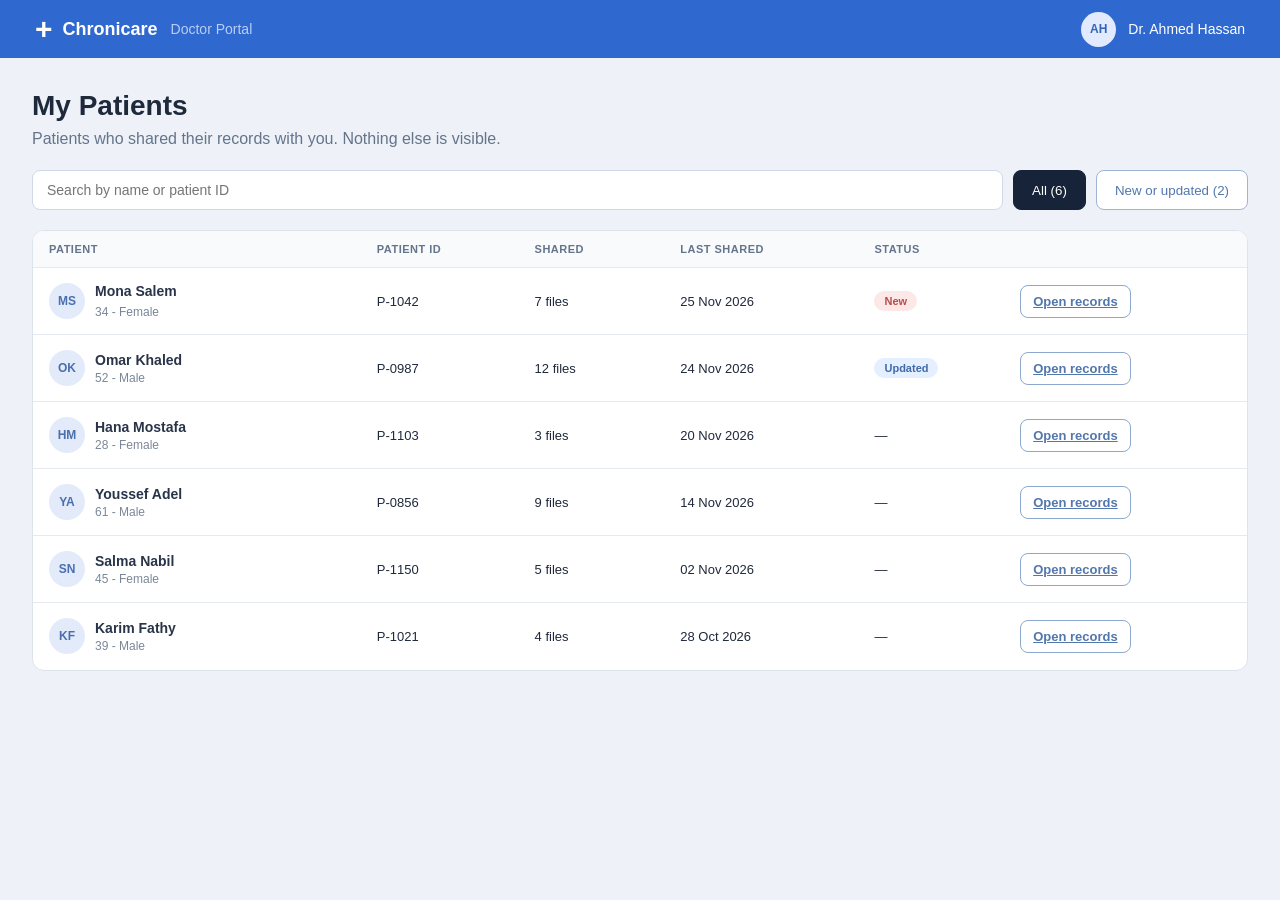
<file: my-patients.html>
<!DOCTYPE html>
<html lang="en">
<head>
    <meta charset="UTF-8">
    <meta name="viewport" content="width=device-width, initial-scale=1.0">
    <title>My Patients | Chronicare</title>

    <link rel="stylesheet" href="css/my-patients.css">
</head>

<body>

    <div class="patients-page">

        <!-- Top Navbar -->
        <nav class="navbar">
            <div class="brand">
                <span class="brand-icon">+</span>
                <span class="brand-name">Chronicare</span>
                <span class="portal-name">Doctor Portal</span>
            </div>

            <div class="doctor-info">
                <div class="doctor-avatar">AH</div>
                <span>Dr. Ahmed Hassan</span>
            </div>
        </nav>

        <!-- Main Content -->
        <main class="main-content">

            <h1>My Patients</h1>

            <p class="page-description">
                Patients who shared their records with you. Nothing else is visible.
            </p>

            <!-- Search and Filters -->
            <div class="patients-controls">

                <input 
                    type="text" 
                    id="patient-search"
                    placeholder="Search by name or patient ID"
                >

                <button class="filter-btn active" id="all-btn">
                    All (6)
                </button>

                <button class="filter-btn" id="updated-btn">
                    New or updated (2)
                </button>

            </div>

            <!-- Patients Table -->
            <div class="table-container">

                <table>

                    <thead>
                        <tr>
                            <th>PATIENT</th>
                            <th>PATIENT ID</th>
                            <th>SHARED</th>
                            <th>LAST SHARED</th>
                            <th>STATUS</th>
                            <th></th>
                        </tr>
                    </thead>
            <tbody id="patients-table-body">

    <tr>
        <td>
            <div class="patient-info">
                <div class="patient-avatar">MS</div>

            <div class="patient-details">
                <strong>Mona Salem</strong>
                <small>34 - Female</small>
                </div>
            </div>
        </td>
        <td>P-1042</td>
        <td>7 files</td>
        <td>25 Nov 2026</td>
        <td><span class="status new">New</span></td>
        <td><a href="patient-records.html?id=P-1042" class="open-records">Open records</a></td>
    </tr>

    <tr>
        <td>
            <div class="patient-info">
                <div class="patient-avatar">OK</div>
                <div>
                    <strong>Omar Khaled</strong>
                    <small>52 - Male</small>
                </div>
            </div>
        </td>
        <td>P-0987</td>
        <td>12 files</td>
        <td>24 Nov 2026</td>
        <td><span class="status updated">Updated</span></td>
        <td><a href="patient-records.html?id=P-0987" class="open-records">Open records</a></td>
    </tr>

    <tr>
        <td>
            <div class="patient-info">
                <div class="patient-avatar">HM</div>
                <div>
                    <strong>Hana Mostafa</strong>
                    <small>28 - Female</small>
                </div>
            </div>
        </td>
        <td>P-1103</td>
        <td>3 files</td>
        <td>20 Nov 2026</td>
        <td>—</td>
        <td><a href="patient-records.html?id=P-1103" class="open-records">Open records</a></td>
    </tr>

    <tr>
        <td>
            <div class="patient-info">
                <div class="patient-avatar">YA</div>
                <div>
                    <strong>Youssef Adel</strong>
                    <small>61 - Male</small>
                </div>
            </div>
        </td>
        <td>P-0856</td>
        <td>9 files</td>
        <td>14 Nov 2026</td>
        <td>—</td>
        <td><a href="patient-records.html?id=P-0856" class="open-records">Open records</a></td>
    </tr>

    <tr>
        <td>
            <div class="patient-info">
                <div class="patient-avatar">SN</div>
                <div>
                    <strong>Salma Nabil</strong>
                    <small>45 - Female</small>
                </div>
            </div>
        </td>
        <td>P-1150</td>
        <td>5 files</td>
        <td>02 Nov 2026</td>
        <td>—</td>
        <td><a href="patient-records.html?id=P-1150" class="open-records">Open records</a></td>
    </tr>

    <tr>
        <td>
            <div class="patient-info">
                <div class="patient-avatar">KF</div>
                <div>
                    <strong>Karim Fathy</strong>
                    <small>39 - Male</small>
                </div>
            </div>
        </td>
        <td>P-1021</td>
        <td>4 files</td>
        <td>28 Oct 2026</td>
        <td>—</td>
        <td><a href="patient-records.html?id=P-1021" class="open-records">Open records</a></td>
    </tr>

</tbody>       




                </table>

            </div>

        </main>

    </div>

</body>
</html>
</file>
<file: css/my-patients.css>
/* ===== General ===== */
* {
    margin: 0;
    padding: 0;
    box-sizing: border-box;
}

body {
    font-family: Arial, sans-serif;
    background: #eef2f8;
    color: #1e293b;
}

.patients-page {
    min-height: 100vh;
}

/* ===== Navbar ===== */
.navbar {
    height: 58px;
    background: #2f68ce;
    color: white;
    display: flex;
    justify-content: space-between;
    align-items: center;
    padding: 0 35px;
}

.brand {
    display: flex;
    align-items: center;
    gap: 10px;
}

.brand-icon {
    font-size: 30px;
    font-weight: bold;
}

.brand-name {
    font-size: 18px;
    font-weight: bold;
}

.portal-name {
    font-size: 14px;
    opacity: 0.8;
}

.doctor-info {
    display: flex;
    align-items: center;
    gap: 12px;
    font-size: 14px;
}

.doctor-avatar {
    width: 35px;
    height: 35px;
    background: #dce7fb;
    color: #2f68ce;
    border-radius: 50%;
    display: flex;
    justify-content: center;
    align-items: center;
    font-weight: bold;
}

/* ===== Main Content ===== */
.main-content {
    padding: 32px;
}

.main-content h1 {
    font-size: 28px;
    margin-bottom: 8px;
}

.page-description {
    color: #64748b;
    margin-bottom: 22px;
}

/* ===== Search & Filters ===== */
.patients-controls {
    display: flex;
    gap: 10px;
    margin-bottom: 20px;
    align-items: center;
}

.patients-controls input {
    flex: 1;
    height: 40px;
    padding: 0 14px;
    border: 1px solid #d1d9e6;
    border-radius: 8px;
    outline: none;
    font-size: 14px;
}

.patients-controls input:focus {
    border-color: #2f68ce;
}

.filter-btn {
    height: 40px;
    padding: 0 18px;
    border: 1px solid #9db4d2;
    border-radius: 8px;
    background: white;
    color: #5277ad;
    cursor: pointer;
    white-space: nowrap;
}

.filter-btn.active {
    background: #172338;
    color: white;
    border-color: #172338;
}

/* ===== Table ===== */
.table-container {
    background: white;
    border: 1px solid #dce3ed;
    border-radius: 12px;
    overflow-x: auto;
}

table {
    width: 100%;
    border-collapse: collapse;
    min-width: 850px;
}

thead {
    background: #f8fafc;
}

th {
    text-align: left;
    padding: 16px;
    font-size: 11px;
    color: #64748b;
    letter-spacing: 0.5px;
}

td {
    padding: 15px 16px;
    border-top: 1px solid #e5eaf1;
    font-size: 14px;
}

tbody tr:hover {
    background: #f9fbff;
}

/* ===== Responsive ===== */
@media (max-width: 768px) {
    .navbar {
        padding: 0 15px;
    }

    .portal-name {
        display: none;
    }

    .doctor-info {
        font-size: 12px;
    }

    .main-content {
        padding: 20px 14px;
    }

    .main-content h1 {
        font-size: 24px;
    }

    .patients-controls {
        flex-wrap: wrap;
    }

    .patients-controls input {
        flex: 1 1 100%;
    }

    .filter-btn {
        flex: 1;
        padding: 0 10px;
    }
}
/* Patient Information */
.patient-info {
    display: flex;
    align-items: center;
    gap: 12px;
}

.patient-avatar {
    width: 36px;
    height: 36px;
    min-width: 36px;
    border-radius: 50%;
    background: #e4ecfb;
    color: #4169a8;
    display: flex;
    justify-content: center;
    align-items: center;
    font-size: 12px;
    font-weight: bold;
}

.patient-info strong {
    display: block;
    font-size: 14px;
    color: #293449;
    margin-bottom: 3px;
}

.patient-info small {
    display: block;
    font-size: 12px;
    color: #7b8798;
}

/* Status Badges */
.status {
    display: inline-block;
    padding: 4px 10px;
    border-radius: 20px;
    font-size: 11px;
    font-weight: bold;
}

.status.new {
    background: #fde8e8;
    color: #b94b4b;
}

.status.updated {
    background: #e4efff;
    color: #4169a8;
}

/* Open Records Button */
.open-records {
    padding: 9px 16px;
    border: 1px solid #8da8ce;
    background: white;
    color: #5277ad;
    border-radius: 8px;
    font-size: 13px;
    font-weight: 600;
    cursor: pointer;
    transition: 0.2s;
}

.open-records:hover {
    background: #edf4ff;
    border-color: #5277ad;
}
.patient-details {
    display: flex;
    flex-direction: column;
    gap: 3px;
}

.patient-info {
    display: flex;
    align-items: center;
    gap: 10px;
}

.patient-avatar {
    width: 36px;
    height: 36px;
    min-width: 36px;
    border-radius: 50%;
    background-color: #e3ebfa;
    color: #4a6fae;
    display: flex;
    align-items: center;
    justify-content: center;
    font-size: 12px;
    font-weight: bold;
}

.patient-details strong {
    font-size: 14px;
    color: #293449;
}

.patient-details small {
    font-size: 12px;
    color: #78869a;
}
/* ===== My Patients Navbar ===== */

.patients-page .navbar {
    height: 58px;
    background: #2f68ce;
    color: #ffffff;
    display: flex;
    align-items: center;
    justify-content: space-between;
    padding: 0 35px;
    width: 100%;
}

/* Chronicare Brand */
.patients-page .brand {
    display: flex;
    align-items: center;
    gap: 10px;
}

.patients-page .brand-icon {
    font-size: 30px;
    color: white;
}

.patients-page .brand-name {
    font-size: 18px;
    font-weight: 700;
    color: white;
}

.patients-page .portal-name {
    font-size: 14px;
    color: #dce8ff;
    margin-left: 3px;
}

/* Doctor Information */
.patients-page .doctor-info {
    display: flex;
    align-items: center;
    gap: 12px;
    color: white;
    font-size: 14px;
}

/* Doctor Avatar */
.patients-page .doctor-avatar {
    width: 35px;
    height: 35px;
    min-width: 35px;
    border-radius: 50%;
    background: #e1eaff;
    color: #3465b5;
    display: flex;
    justify-content: center;
    align-items: center;
    font-size: 12px;
    font-weight: bold;
}

/* Mobile */
@media (max-width: 768px) {
    .patients-page .navbar {
        padding: 0 15px;
    }

    .patients-page .portal-name {
        display: none;
    }

    .patients-page .doctor-info {
        font-size: 12px;
        gap: 7px;
    }
}
/* ===== Patients Table Layout Fix ===== */

.patients-page .table-container {
    width: 100%;
    overflow-x: auto;
    border-radius: 12px;
}

.patients-page table {
    width: 100%;
    table-layout: fixed;
    border-collapse: collapse;
}

.patients-page th,
.patients-page td {
    padding: 12px 16px;
    vertical-align: middle;
}

/* Column Widths */
.patients-page th:nth-child(1),
.patients-page td:nth-child(1) {
    width: 27%;
}

.patients-page th:nth-child(2),
.patients-page td:nth-child(2) {
    width: 13%;
}

.patients-page th:nth-child(3),
.patients-page td:nth-child(3) {
    width: 12%;
}

.patients-page th:nth-child(4),
.patients-page td:nth-child(4) {
    width: 16%;
}

.patients-page th:nth-child(5),
.patients-page td:nth-child(5) {
    width: 12%;
}

.patients-page th:nth-child(6),
.patients-page td:nth-child(6) {
    width: 20%;
}

/* Table Header */
.patients-page thead th {
    font-size: 11px;
    font-weight: 600;
    color: #64748b;
    background: #f8fafc;
    white-space: nowrap;
}

/* Table Rows */
.patients-page tbody tr {
    height: 67px;
}

.patients-page tbody td {
    font-size: 13px;
}

/* Records Button */
.patients-page .open-records {
    white-space: nowrap;
    padding: 8px 12px;
}

/* Responsive */
@media (max-width: 900px) {
    .patients-page table {
        min-width: 850px;
    }
}
</file>
